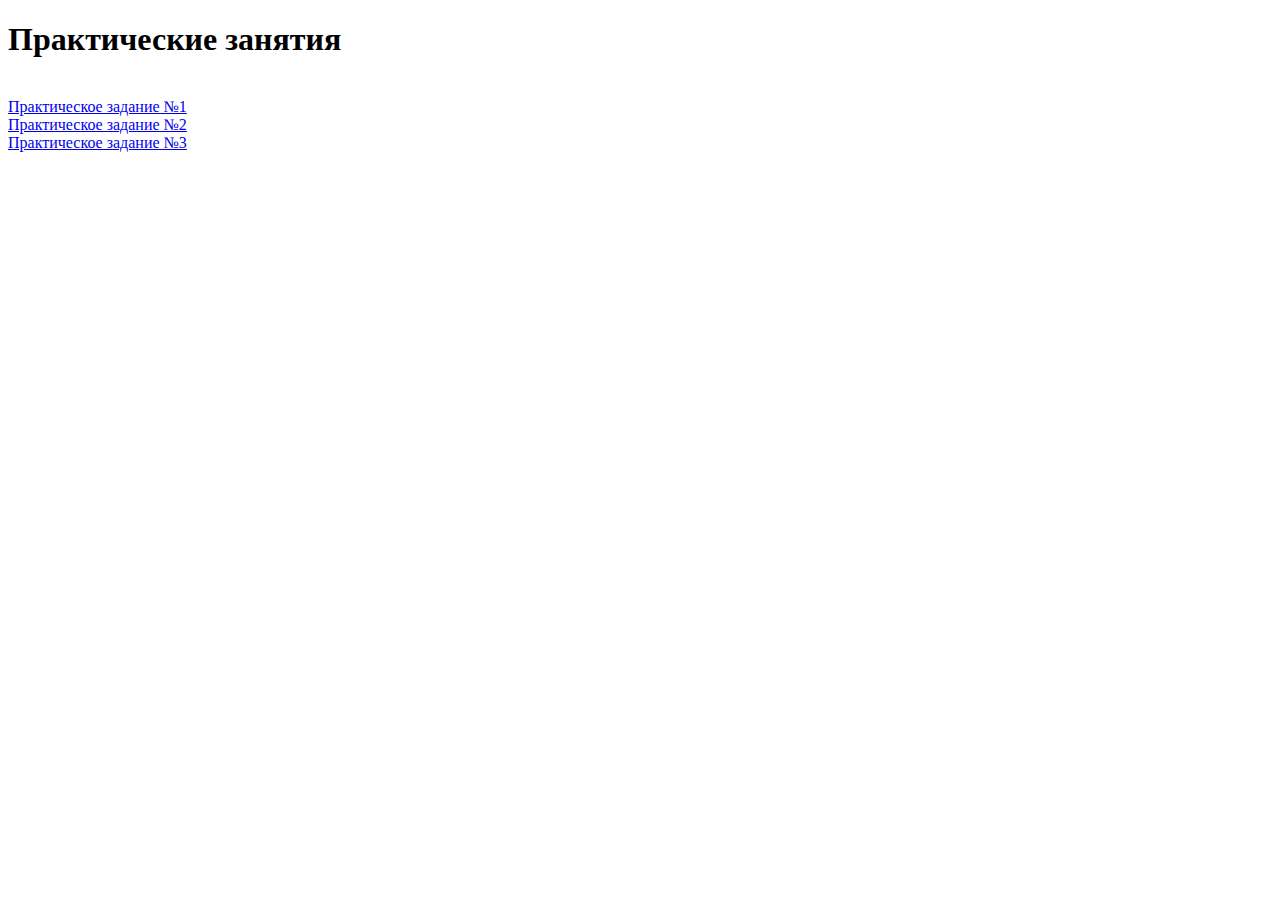
<file: index.html>
<!DOCTYPE html>
<html lang="en">
<head>
    <meta charset="UTF-8">
    <meta name="viewport" content="width=device-width, initial-scale=1.0">
    <title>Практическое задание</title>
</head>
<body>
    <h1>Практические занятия</h1>
    <ol></ol>
    <li></li>
    <li><a href="tack.html">Практическое задание №1 </a>
    <li><a href="tack2.html">Практическое задание №2 </a>  
    <li><a href="task3.html">Практическое задание №3 </a>
    </li>
    <ol></ol>
    
</body>

</html>
</file>
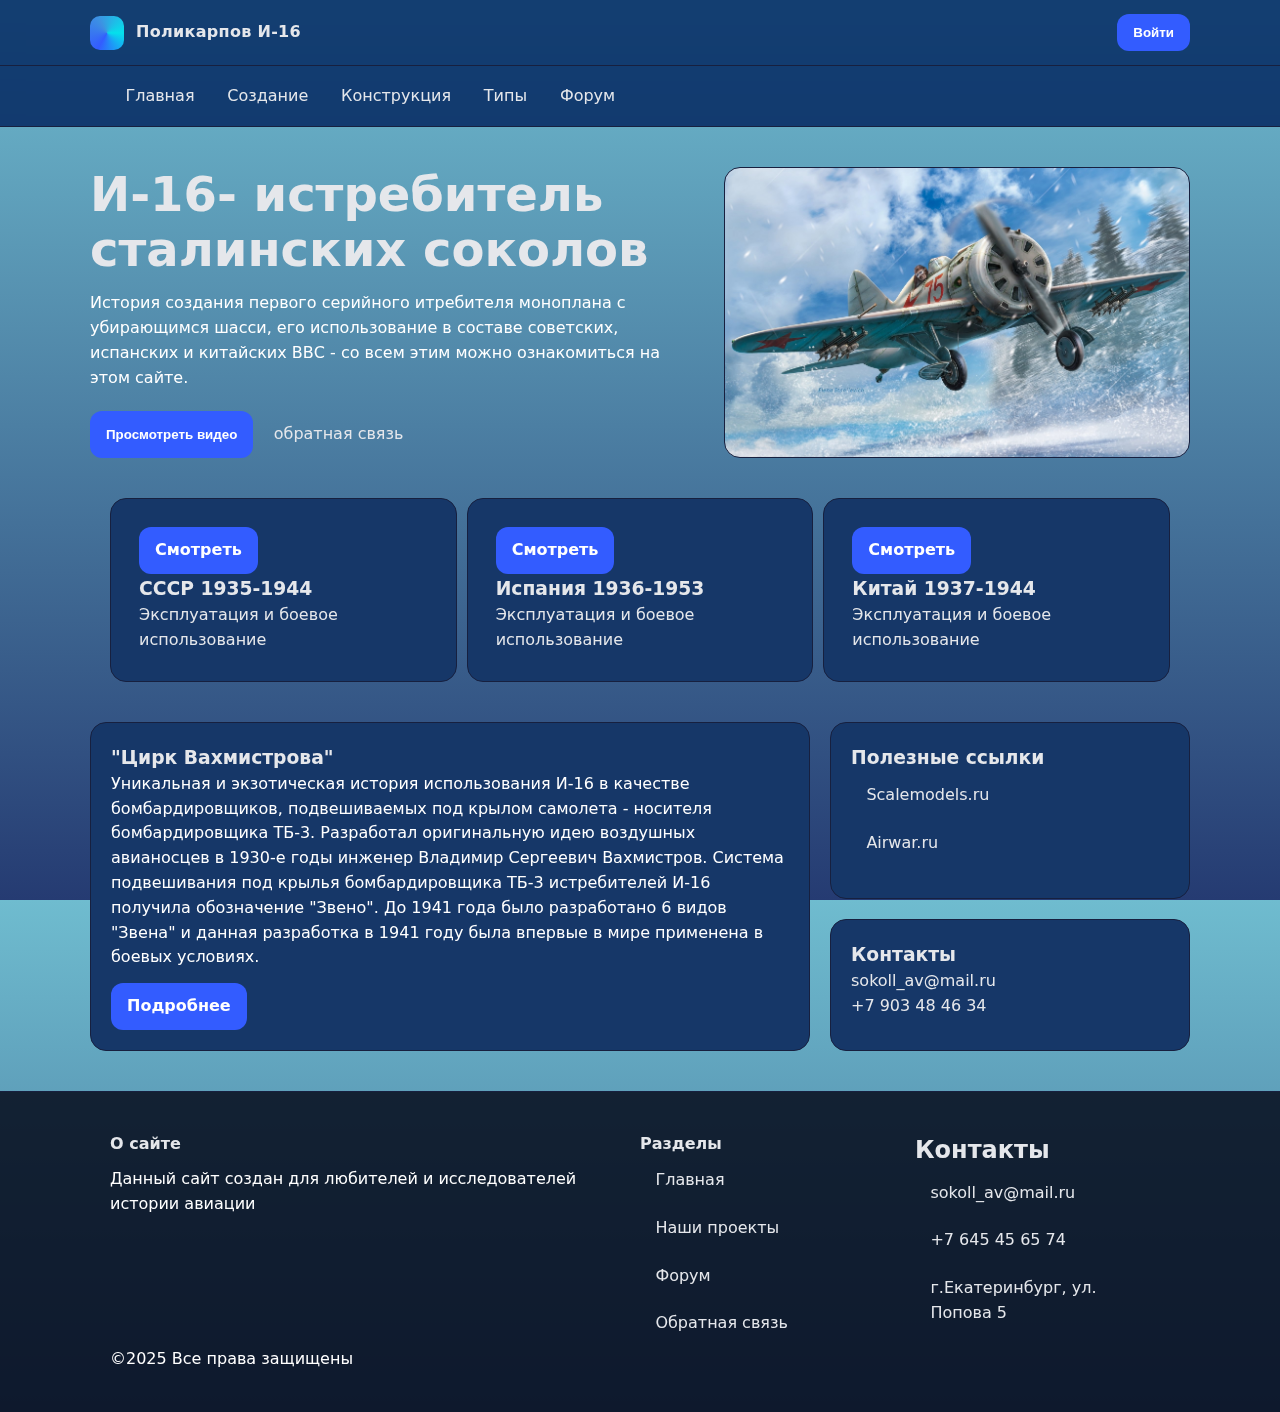
<file: index5.html>
<!DOCTYPE html>
<html lang="en">
<head>
    <meta charset="UTF-8">
    <meta name="viewport" content="width=device-width, initial-scale=1.0">
    <meta name="viewport" content="width=device-width, initial-scale=1.0">
    <meta name="description" content="Одностраничник, который сделан в рамках курса по Web-прорамированию">
    <meta name="keywords" content="HTML, CSS,лендинг,Web-програмирование, адаптив">
    <meta name= "robots" content="index">

    <meta property="og:title" content="Итоговый проект">
    <meta property="og:description" content="Итоговый проект, который сделан в рамках курса по Web-прорамированию">
    <meta property="og:type" content="website">
    <meta property="og:url" content="a1160847.xsph.ru">
    <meta property="og:image" content="a1160847.xsph.ru"/images/hero_panel_image.jpg>
    <link rel="stylesheet" href="css/reset5.css">
    <link rel="stylesheet" href="css/style5.css">
    <title>Итоговая работа</title>
</head>
<body>
  <header class="top">
    <div class="container top__bar">
        <a href="#" class="brand" aria-label="На главную">
            <div class="brand__logo"></div>
            <span>Поликарпов И-16</span>
        </a>
        <div class="top__right"></div>
        <button class ="btn">Войти</button>
    </div>
    <nav class="primary">
        <div class="container">
            <ul class="nav__list">
                <li> <a href="" class="nav__link is active">Главная</a></li>
                <li> <a href="" class="nav__link">Создание</a></li>
                <li> <a href="" class="nav__link">Конструкция</a></li>
                <li> <a href="" class="nav__link">Типы</a></li>
                <li> <a href="" class="nav__link">Форум</a></li>
            </ul>
        </div>
    </nav>
  </header>  
  <main>
    <section class="container hero">
        <div class="hero__content">
           <div>
                <h1>И-16- истребитель сталинских соколов</h1>
                <P>История создания первого серийного итребителя моноплана с убирающимся шасси, его использование в
                   составе советских, испанских и китайских ВВС - со всем этим можно ознакомиться на этом сайте.</P>
           </div>
            <div style="display: flex; gap: 5px;">
                 <button class="btn">Просмотреть видео</button>
                 <a href="#" class="nav__link">обратная связь</a>
           </div>
        </div>
        <div class="hero__panel card"></div>
    </section>
    <section class="container features">
        <article class="card features__card " >
            <a href="#" class="btn">Смотреть</a>
            <h3>СССР 1935-1944</h3>
            <p>Эксплуатация и боевое использование </p>
        </article>
        <article class="card features__card ">
            <a href="#" class="btn">Смотреть</a>
            <h3>Испания 1936-1953</h3>
            <p>Эксплуатация и боевое использование</p>
        </article>
        <article class="card features__card ">
             <a href="#" class="btn">Смотреть</a>
            <h3>Китай 1937-1944</h3>
            <p>Эксплуатация и боевое использование</p>
        </article>
    </section>
    <section class="container about_us" id="about">
        <article class="card about__article">
            <h3>"Цирк Вахмистрова"</h3>
            <p>Уникальная и экзотическая история использования И-16 в качестве 
                бомбардировщиков, подвешиваемых под крылом самолета - носителя 
                бомбардировщика ТБ-3. Разработал оригинальную идею воздушных 
                авианосцев в 1930-е годы инженер Владимир Сергеевич Вахмистров.
                Система подвешивания под крылья бомбардировщика ТБ-3 истребителей И-16 
                получила обозначение "Звено". До 1941 года было разработано 6 видов "Звена"
                и данная разработка в 1941 году была впервые в мире применена в боевых условиях.</p>
            <a href="#" class="btn">Подробнее</a>
        </article>
        <div class="about__right">
            <div class="card widget">
                <h3>Полезные ссылки</h3>
                <ul style="list-style: none;">
                        <li> <a href="" class="nav__link">Scalemodels.ru</a></li>
                        <li> <a href="" class="nav__link">Airwar.ru</a></li>
                    </li>
                </ul>
                
            </div>
            <div class="card widget">
                <h3>Контакты</h3>
                <a href="mailto">sokoll_av@mail.ru</a>
                <a href="tel:">+7 903 48 46 34</a>
            </div>
        </div>
    </section>
</main>
<footer>
    <div class="container">
        <div class="footer__grid">
            <div>
                <h4>О сайте</h4>
                <p style="color: var(--text-strong); margin-top: var(--space-2);">Данный сайт создан для любителей и исследователей истории авиации</p>
            </div>
            <nav>
                <h4>Разделы</h4>
                <ul style="list-style: none;">
                        <li> <a href="" class="nav__link">Главная</a></li>
                        <li> <a href="" class="nav__link">Наши проекты</a></li>
                        <li> <a href="" class="nav__link">Форум</a></li>
                        <li> <a href="" class="nav__link">Обратная связь</a></li>
                    </li>
                </ul>
            </nav>
            <div>
                <h2>Контакты</h2>
                <ul style="list-style: none;">
                    <li> <a href="mailto:sokoll_av@mail/ru " class="nav__link">sokoll_av@mail.ru</a></li>
                    <li> <a href="tel:+7 645 45 65 74" class="nav__link">+7 645 45 65 74</a></li>
                    <li> <a href="" class="nav__link">г.Екатеринбург, ул. Попова 5</a></li>
                </ul>
            </div>
        </div>
        <p style="color: var(--text-strong);">&copy;2025 Все права защищены</p>
    </div>
</footer>
<div class="burger-menu-icon card " onclick="document.body.classList.toggle('burger-menu-is-active')">
        <div></div>
        <div></div>
        <div></div>
     </div>
<div class="burger-menu">
 <div class="top__bar">
        <a href="#" class="brand"  aria-label="На главную">
            <div class="brand__logo"></div>
            <span>Поликарпов И-16</span>
</a>
 </div>
   <nav class="primary">
        <div>
            <ul style="list-style: none;">
                <li> <a href="" class="nav__link is active">Главная</a></li>
                <li> <a href="" class="nav__link">Наши проекты</a></li>
                <li> <a href="" class="nav__link">Форум</a></li>
                <li> <a href="" class="nav__link">О нас</a></li>
                <li> <a href="" class="nav__link">Обратная связь</a></li>
            </ul>
        </div>
</nav>
     <div class="top__right">
        <button class="btn">Войти</button>
    </div>
  </div>

</body>
</html>
</file>
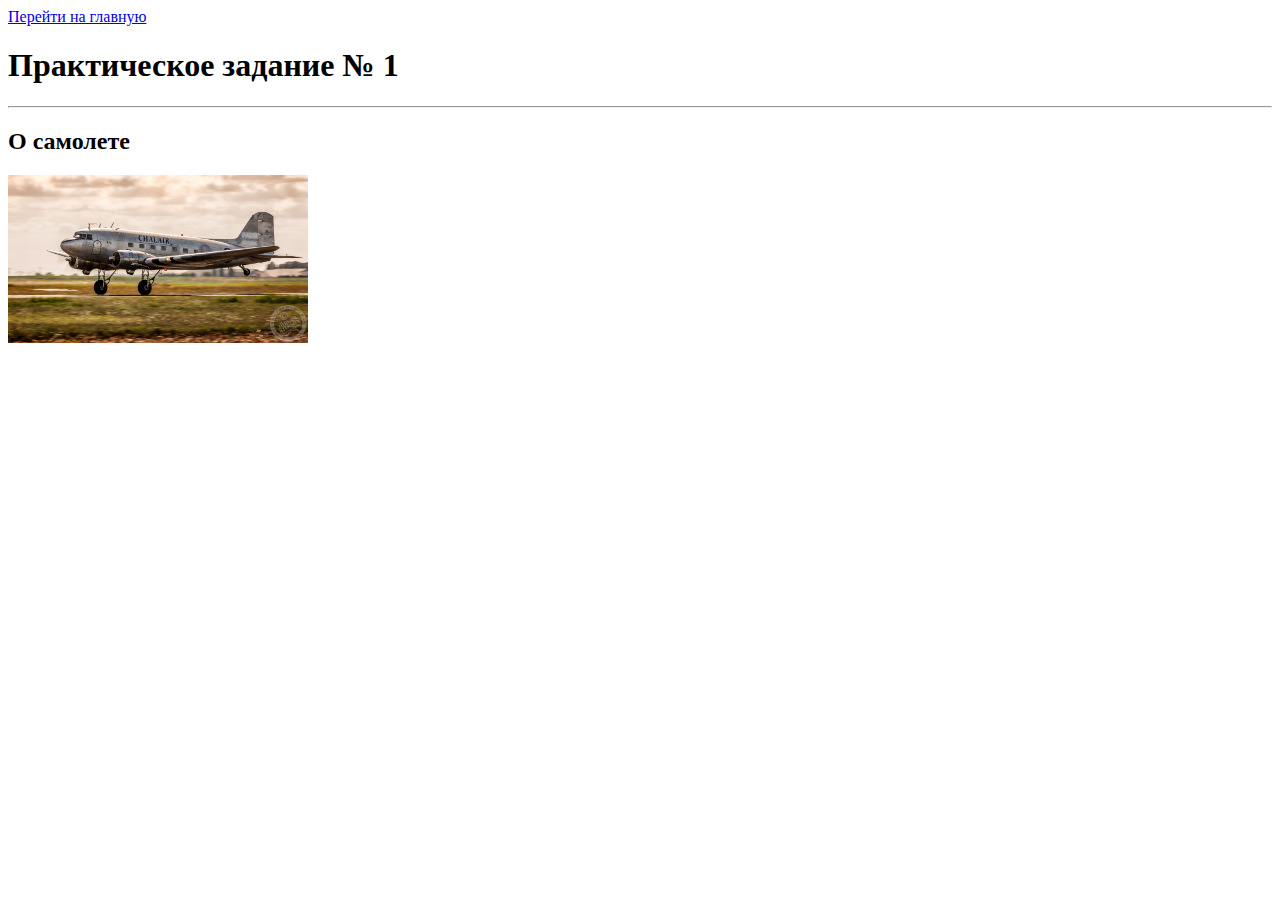
<file: tack.html>
<!DOCTYPE html>
<html lang="en">
<head>
    <meta charset="UTF-8">
    <meta name="viewport" content="width=device-width, initial-scale=1.0">
    <title>Практичекое задание № 1 Web - програмист</title>
</head>
<body>
<a href="index.html">Перейти на главную</a>
<h1>Практическое задание № 1</h1>
<hr>
<h2>О самолете</h2>
<img src="73287724_1927049577440822_410288244282884096_n.jpg" width="300" alt="Изображение не найдено">
</file>
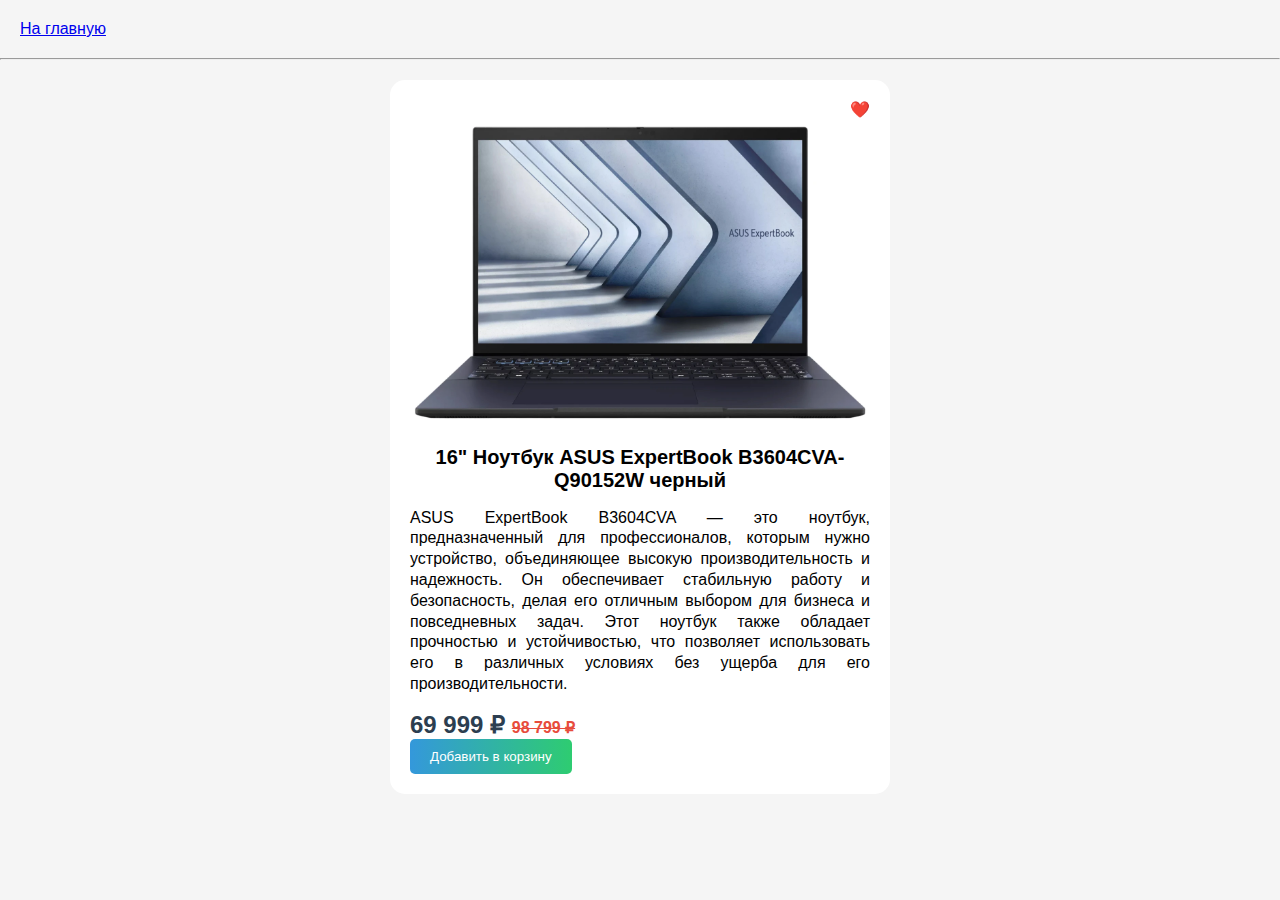
<file: tack2.html>
<!DOCTYPE html>
<html lang="en">
<head>
    <meta charset="UTF-8">
    <meta name="viewport" content="width=device-width, initial-scale=1.0">
    <title>Document</title>
    <link rel="stylesheet" href="tack2.css">
</head>
<body>
    <a class="back-to-main"  href="index.html">На главную</a>
    <hr>

    <div class="card">
        <p class="favorite">
            <a href="#">❤️</a>
        </p>
        <img src="laptop.webp" alt="">
        <h3>16" Ноутбук ASUS ExpertBook B3604CVA-Q90152W черный</h3>
        <p class="info">ASUS ExpertBook B3604CVA — это ноутбук, предназначенный для профессионалов, которым нужно устройство, объединяющее высокую производительность и надежность. Он обеспечивает стабильную работу и безопасность, делая его отличным выбором для бизнеса и повседневных задач. Этот ноутбук также обладает прочностью и устойчивостью, что позволяет использовать его в различных условиях без ущерба для его производительности.</p>
        <p class="price">69 999 ₽ <span class="old-price">98 799 ₽</span></p>
        <button>Добавить в корзину</button>

    
    
    
    
    
    </div>







</body>
</html>
</file>
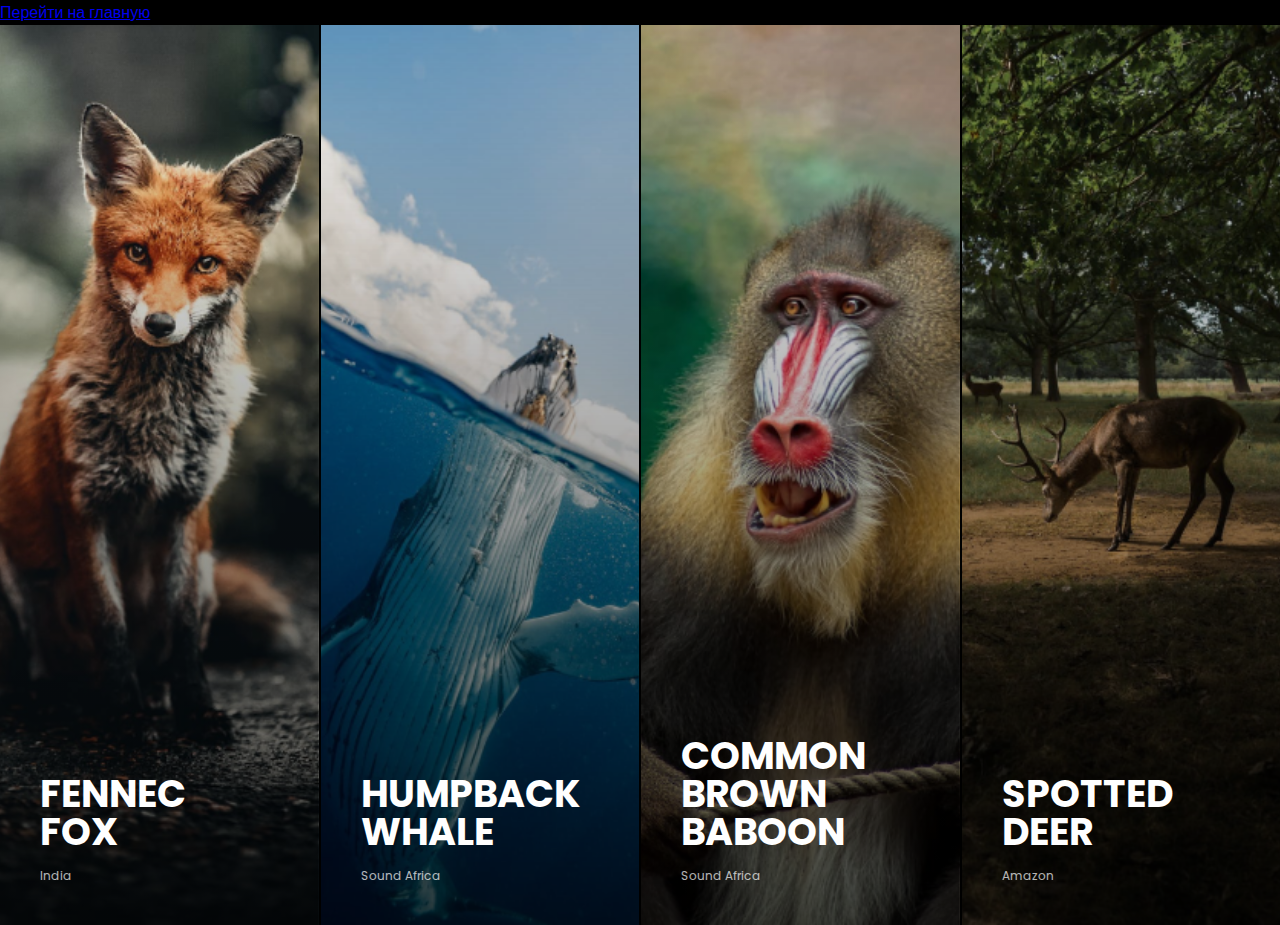
<file: task3.html>
<!DOCTYPE html>
<html lang="en">
<head>
    <meta charset="UTF-8">
    <meta name="viewport" content="width=device-width, initial-scale=1.0">
    <title>Практическое задание № 3</title>
    <link rel="stylesheet" href="task3.css">

</head>
<body>

   <a href="index.html">Перейти на главную</a>
    
<div class="cards">
    <div class="card card-1">
        <h3>Fennec <br> Fox</h3>
        <h4>India</h4>
    </div>

    <div class="card card-2">
        <h3>Humpback <br> whale</h3>
        <h4>Sound Africa</h4>
    </div>

    <div class="card card-3">
        <h3>Common brown <br> baboon</h3>
        <h4>Sound Africa</h4>

    </div>

    <div class="card card-4">
        <h3>spotted <br> deer</h3>
        <h4>Amazon</h4>
    </div>



  </div>  
</body>
</html>
</file>
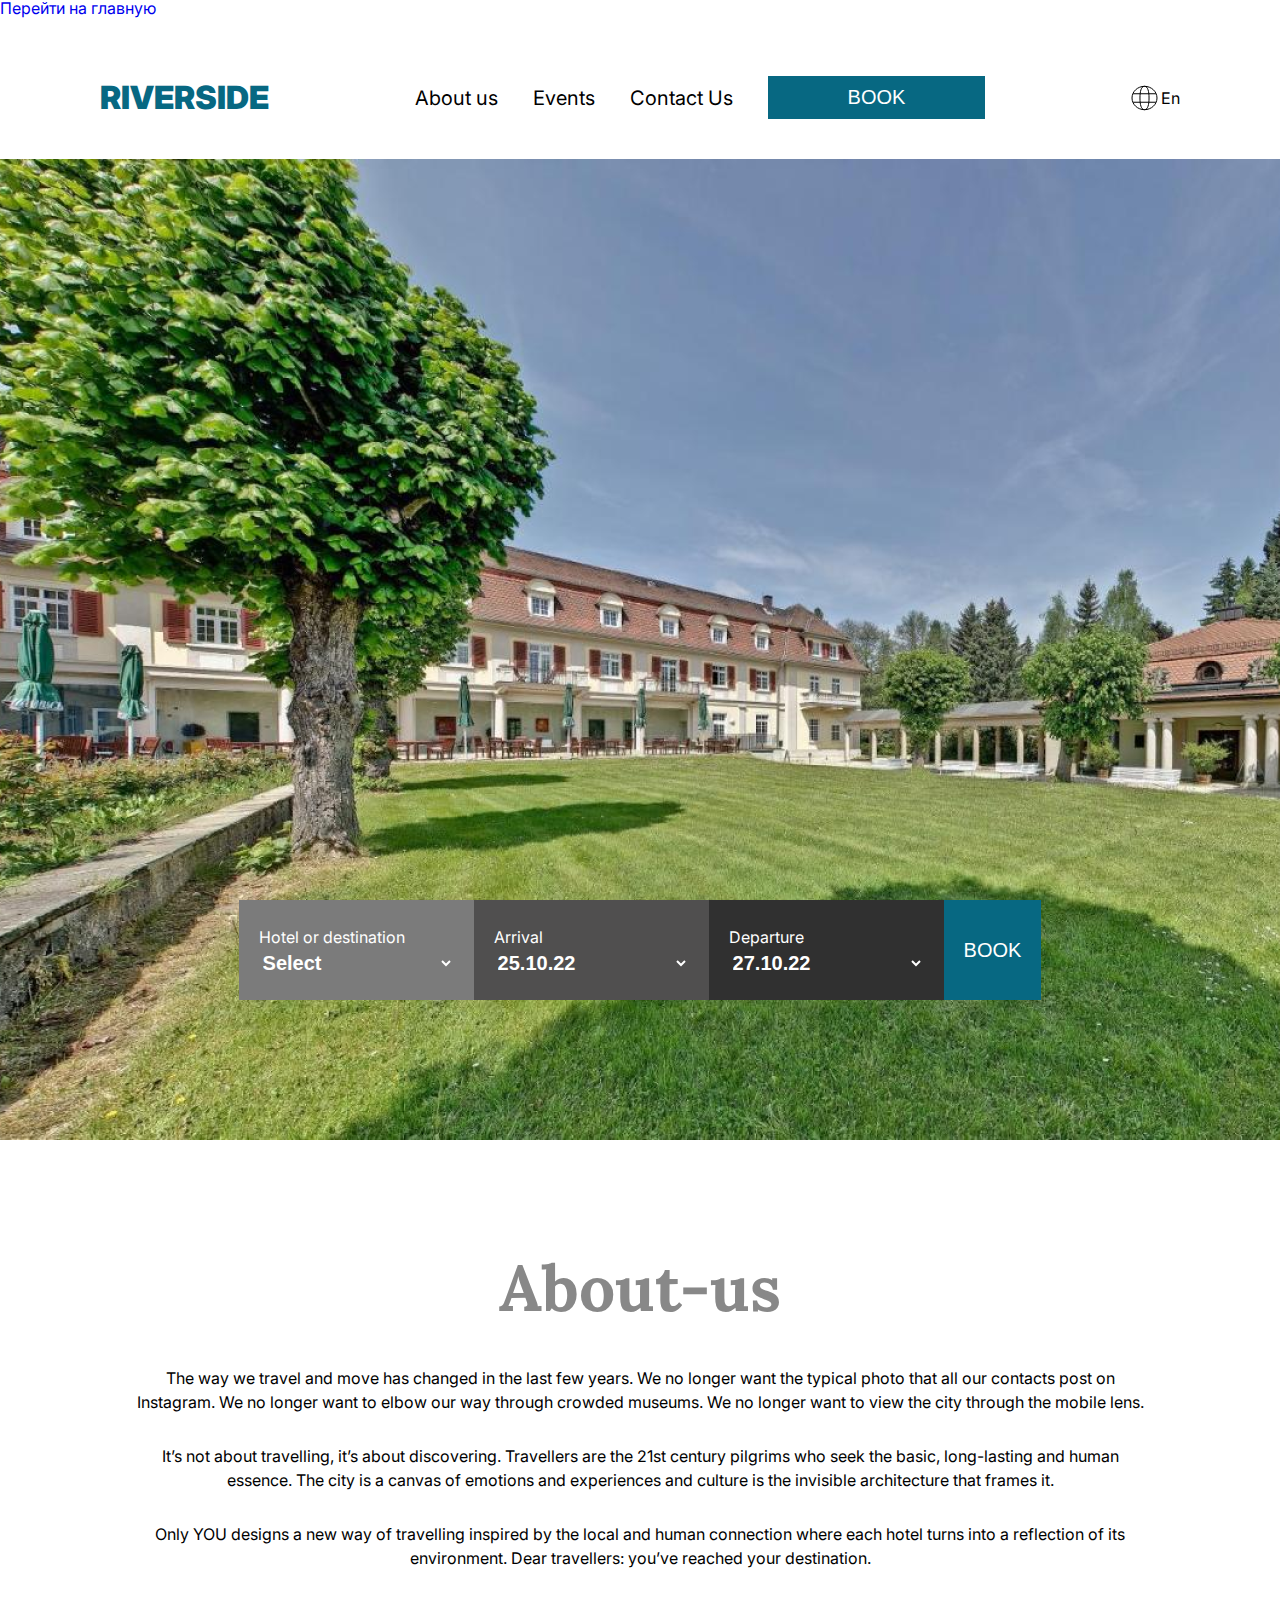
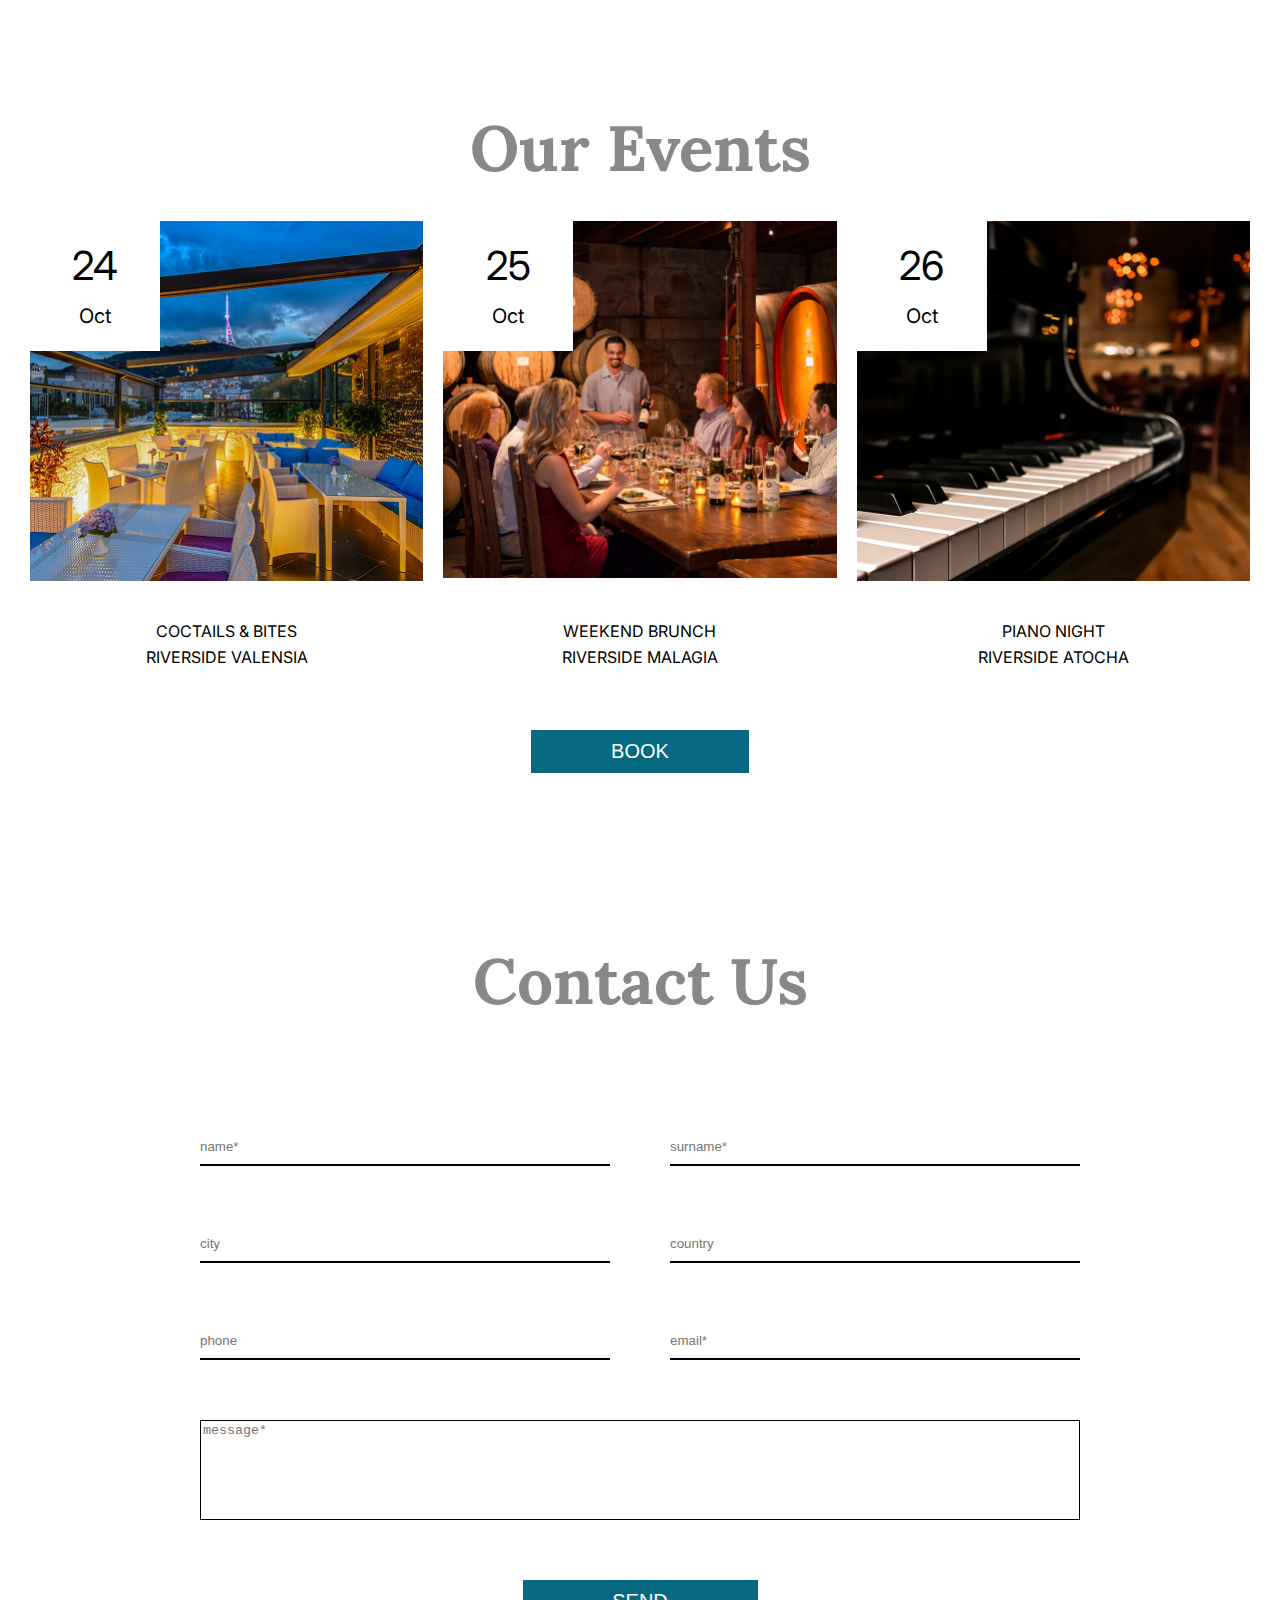
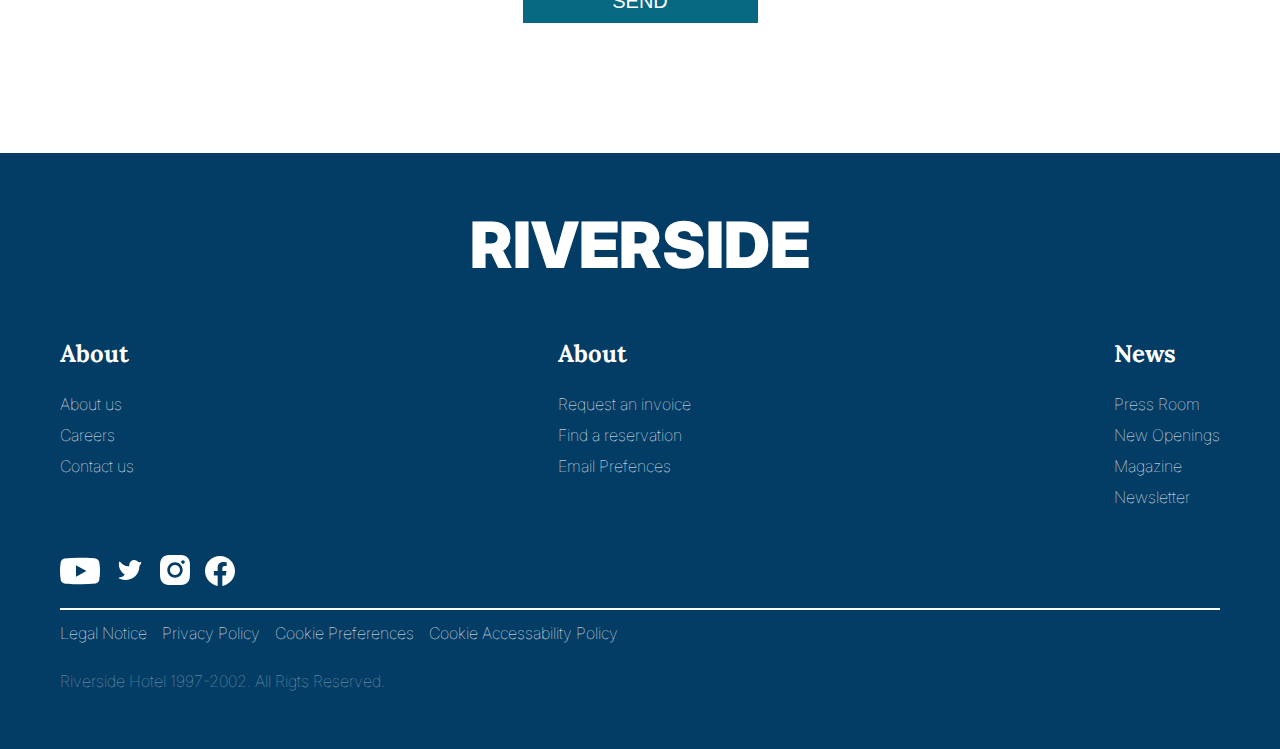
<file: task4.html>
<!DOCTYPE html>
<html lang="en">

<head>
    <meta charset="UTF-8">
    <meta name="viewport" content="width=device-width, initial-scale=1.0">
    <title>Практическое задание № 4</title>
    <link rel="stylesheet" href="css/reset.css">
    <link rel="stylesheet" href="css/task4.css">
</head>

<body>
<a href="index.html">Перейти на главную</a>

    <header>
        <button class=" burger-btn">
              <img src="images/icons/burger-menu.svg" alt="">
       </button>
        <a href="task4.html" class="logo">
            Riverside
        </a>
        <nav>
        <a href="#">About us</a>
        <a href="#">Events</a>
        <a href="#">Contact Us</a>
        <button>book</button>
     </nav>
     <div class="lang">
      <img src="images/icons/lang.svg" alt="Логотип">
      <span>En</span>
    </div>
    </header>
<main>
      <section class="hero">
        <div class="hero-choose"> 
            <h4>Hotel or destination</h4>
            <select name="id"="">
            <option value="">Select</option>
        </select>
        </div>

         <div class="hero-choose"> 
            <h4>Arrival</h4>
            <select name="id"="">
            <option value="">25.10.22 </option>
        </select>
        </div>

        <div class="hero-choose"> 
            <h4>Departure</h4>
            <select name="id"="">
            <option value="">27.10.22</option>
        </select>
        </div>

        <button>Book</button>

      </section>
      <section class="about-us">   
      <h2 id="about-us">About-us</h2>   
<p> The way we travel and move has changed in the last few years.  We no longer want the typical photo that all our contacts post on Instagram. We no longer want to elbow our way through crowded museums. We no longer want to view the city through the mobile lens.</p>
<p> It’s not about travelling, it’s about discovering. Travellers are the 21st century pilgrims who seek the basic, long-lasting and human essence. The city is a canvas of emotions and experiences and culture is the invisible architecture that frames it.</p>
<p> Only YOU designs a new way of travelling inspired by the local and human connection where each hotel turns into a reflection of its environment. Dear travellers: you’ve reached your destination.</p>
    </section>
      <section class="our-events">
        <h2 id="our-events"> Our Events</h2>
        <div class="cards">
            <div class="card">
                <img src="images/cards/card-1.png" alt="">
                <div class="card-body"
                   <h4>Coctails & Bites</h4>
                   <p>Riverside Valensia</p>
                </div>
                <div class="card-date">
                    <span class="card-date-day">24</span>
                    <br>Oct
                </div>
            </div>
             <div class="card">
                <img src="images/cards/card-2.png" alt="">
                <div class="card-body"
                   <h4>Weekend Brunch</h4>
                   <p>Riverside Malagia</p>
                </div>
                <div class="card-date">
                    <span class="card-date-day">25</span>
                    <br>Oct
                </div>
            </div>
             <div class="card">
                <img src="images/cards/card-3.png" alt="">
                <div class="card-body"
                   <h4>Piano Night</h4>
                   <p>Riverside Atocha</p>
                </div>
                <div class="card-date">
                    <span class="card-date-day">26</span>
                    <br>Oct
                </div>
            </div>
        </div>
        <button>Book</button>

      </section>

      <section class="contact-us">
             <h2 id="contact-us">Contact Us</h2>
            <form action="" class="contact-form">
                <div class="contact-form-fields">
                <input type="text" placeholder="name*" required>
                <input type="text" placeholder="surname*" required>
                <input type="text" placeholder="city">
                <input type="text" placeholder="country">
                <input type="tel" placeholder="phone">
                <input type="email" placeholder="email*" required>
            </div>
            <textarea name="" id="" required placeholder="message*"></textarea>
            <button>Send</button>
            </form>

      </section>

    </main>

<footer>
  <section class="footer-body">
<h3>Riverside</h3>

<div class="footer-body-links">
  <ul>
   <h4>About</h4>
   <li><a href="#">About us</a></li>
   <li><a href="#">Careers</a></li>
   <li><a href="#">Contact us</a></li>
  </ul>
  <ul>
   <h4>About</h4>
   <li><a href="#">Request an invoice</a></Request></li>
   <li><a href="#">Find a reservation</a></li>
   <li><a href="#">Email Prefences</a></li>
  </ul>
  <ul>
   <h4>News</h4>
   <li><a href="#">Press Room</a></li>
   <li><a href="#">New Openings</a></li>
   <li><a href="#">Magazine</a></li>
   <li><a href="#">Newsletter</a></li>
</ul>

</div>

<div class="footer-social-media">
    <a href="#"><img src="images/icons/youtube.svg" alt=""></a>
    <a href="#"><img src="images/icons/twitter.svg" alt=""></a>
    <a href="#"><img src="images/icons/instagram.svg" alt=""></a>
    <a href="#"><img src="images/icons/facebook.svg" alt=""></a>
</div>

<div class="footer-policy">
  <a href="#">Legal Notice</a>
  <a href="#">Privacy Policy</a>
  <a href="#">Cookie Preferences</a>
  <a href="#">Cookie Accessability Policy</a>
</div>
<p class="rights">
    Riverside Hotel 1997-2002. All Rigts Reserved.
</p>
  </section>
</footer>
</body>
</html>
</file>
<file: css/style5.css>
:root {
    --font-sans: system-ui, -apple-system, Segoe UI, Roboto, Ubuntu, Cantarell, Noto Sans, Arial, "Apple Color Emoji", "Segoe UI Emoji";
    --font-serif: Georgia, Cambria, "Times New Roman", Times, serif;

    --brand: #335cff;
    --brand-600: #4960bb;
    --bg: #06185e;
    --panel: #163768;
    --muted: #5e6a83b0;
    --text: #e5e7eb;
    --text-strong: white;
    --border: #17203f;

    --radius: 16px;
    --container: 1100px;
    --space-1: 6px;
    --space-2: 10px;
    --space-3: 14px;
    --space-4: 20px;
    --space-5: 28px;
    --space-6: 40px;
}

html, body{
    height: 100%;
}
body {
    font-family: var(--font-sans);
    line-height: 1.55;
    color: var(--text);
    background: linear-gradient(180deg, #6fbccf 0%, #253b72 100%);
}
a {
    color: inherit;
    text-decoration: none;
}
footer{
    border-top: 1px solid var(--border);
    background: rgba(2, 6, 22, 0.822);
    padding: var(--space-6) 0;
}
.container {
    max-width: var(--container);
    margin-inline: auto;
    padding-inline:  var(--space-4);
}

.btn {
    display: inline-block;
    padding: 0.7rem 1rem;
    border-radius: 12px;
    background: var(--brand);
    color: white;
    font-weight: 600;
    border: none;
}

.btn:hover {
    background: var(--brand-600);
}
.card {
    border-radius: var(--radius);
    background: var(--panel);
    border: 1px solid var(--border);

}
header.top {
    position: sticky;
    top: 0;
    z-index: 10;
    backdrop-filter: saturate(180%) blur(10px);
    background: rgba(9, 27, 83, 0.8);
    border-bottom: 1px solid var(--border);
}
.top__bar{
    display: flex;
    align-items: center;
    gap: var(--space-4);
    padding: var(--space-3) 0;

}
.brand {
display: flex;
align-items: center;
gap: 12px;
font-weight: 800;
letter-spacing: 0.3px;

}
.brand__logo{
    width: 34px;
    height: 34px;
    border-radius: 10px;
    background: conic-gradient(from 210deg, var(--brand),#3d92e2, #04e1ec, var(--brand));
}
.top__right {
    margin-left: auto;
    display: flex;
    align-items: center;
    gap: var(--space-3);
}

nav.primary {
    border-top: 1px solid var(--border);
}

.nav__list {
   display: flex;
   gap: 2px;
   list-style: none;
   padding: 6px 0;
}
.nav__link {
    display: block;
    padding: .65rem .9rem;
    border-radius: 10px;
    color:  var(--text);
    border: 1px solid rgba(0,0,0,0);
}
.nav__link.is_active, .nav__link:hover {
background: var(--panel);
border: 1px solid var(--border)
}
.hero {
    padding: var(--space-6) 0;
    display: grid;
    grid-template-columns: 1.15fr 0.85fr;
    gap: var(--space-6);
    align-items: center;   
}

.hero h1 {
   margin: 0 0 var(--space-3) 0; 
   font-size: 48px;
   line-height: 1.15;
}
.hero p {
    margin: 0 0 var(--space-4) 0; 
    color: var(--text-strong);
}
.hero__panel {
    aspect-ratio: 16/10;
    width: 100%;
    height: 100%;
    background: url("../images/hero_pano_image.jpg");
    background-size: cover;
    background-repeat: no-repeat;
}
.features {
    display: flex;
    justify-content: space-evenly;
    gap: var(--space-2);
}
.features__card {
padding: var(--space-5);
}
.card__icon {
   width: 34px;
   height: 34px;
   border-radius: 10px; 
}

.about_us {
    display: grid;
    grid-template-columns:2fr 1fr;
    gap: var(--space-4);
    padding: 0 0 var(--space-6);
    margin-top: var(--space-6);
}

.about__article {
    padding: var(--space-4)
    
}

.about__article h2 {
    margin: .2rem 0 .8rem
}

.about__article p {
    margin: 0 0 .8rem;
    color: var(--text-strong)
}

.about__right {
    display: grid;
    gap: var(--space-4)
}

.widget {
    display: flex;
    flex-direction: column;
    padding: var(--space-4)
}

.widget h4 {
    margin: .2rem 0 .6rem
}
.footer__grid{
    display: grid;
    grid-template-columns: 2fr 1fr 1fr;
    gap: var(--space-4);
}
.burger-menu-icon, .burger-menu{
    display: none;
}

@media (max-width: 900px){
.hero{
    padding: var(--space-6);
    grid-template-columns: 1fr;
}
.about_us{
    padding: var(--space-6);
}
.features{
    flex-wrap: wrap;
}
.features__card {
    width: 90%;
}
.footer__grid{
    grid-template-columns: 1fr 1fr;
}
@media (max-width: 600px) {
    .footer__grid{
    grid-template-columns: 1fr;
 }
 .burger-menu-icon{
    display: none;
 }    
.top__right{
    display: none;
}

@media (max-width: 425px){
   header {
    display: none;
}
}

.about_us{
    grid-template-columns: 1fr;
}
footer nav {
    display: none;
}
.burger-menu-icon{
    display: flex;
    position: fixed;
    top: 15px;
    right: 15px;
    width: 50px;
    height: 50px;
    z-index: 15;
    flex-direction: column;
    align-items: center;
    justify-content: space-evenly;
}
.burger-menu-icon> div{
    position: absolute;
    height: 3px;
    width: 70%;
    background: white;
    border-radius: 2px;
    transition: 0.5s;

}
.burger-menu-icon> div:nth-of-type(1){
    margin-bottom: 30px;
  }

.burger-menu-icon> div:nth-of-type(2){
    margin-right: 0;
    opacity: 100;
  }
.burger-menu-icon> div:nth-of-type(3){
    margin-top: 30px;
  }
.burger-menu-is-active{
    .burger-menu-icon> div:nth-of-type(1){
    margin-bottom: 0;
    transform: rotate(45deg);
  }
  .burger-menu-icon> div:nth-of-type(2){
    margin-right: 50;
    opacity: 0;
  }

.burger-menu-icon> div:nth-of-type(3){
    margin-top: 0;
      transform: rotate(-45deg);
  }

}
.burger-menu{
    display: flex;
    position: fixed;
    top: 0;
    right: -500px;
    height: 100%;
    width: 100%;
    background: rgb(9, 27, 83);
   flex-direction: column;
    transition: 1s;
 }
 .burger-menu .top__bar{
    padding: var(--space-4);
 }
 .burger-menu .top__right{
    margin: auto;
 }
 .burger-menu-is-active .burger-menu{
    right: 0;
 }
 .burger-menu-is-active {
    overflow: hidden;
 }
 }
}
</file>
<file: tack2.css>
*{
font-family: Arial, sans-serif;
margin: 0;
padding: 0;
box-sizing: border-box;

}

.back-to-main{
display: block;
margin: 20px;
width: max-content;
}

body{
background: #f5f5f5;

}


.card{
max-width: 500px;
width: 100%;
background: white;
margin: 20px auto;
padding: 20px;
border-radius: 15px;
box-shadow: 0px 5 px 15px rgba(0, 0, 0,  .1);
transition: 0,2s;
}
.card:hover{
  transform: scale(1.04);  
}


.card .favorite{
   text-align: right; 
}
.card .favorite a{
    text-decoration: none;
}
.card img{
width: 100%;

}

.card h3{
margin: 16px 0px;
font-size: 20px;
text-align: center;

}
.card .info{
    line-height: 1.3;
    text-align: justify;
    margin: 16px 0px;

}

.card .price{
   color: #2c3e50; 
   font-weight: bold;
   font-size: 24px;
}

.card .old-price{
    color: #e74c3c;
    text-decoration: line-through;
    font-size: 16px;
}
.card button{
background: linear-gradient(to right, #3498db, #2ecc71);
color: white;
border: none;
padding: 10px 20px;
border-radius: 5px;
cursor: pointer;

}

.card button:hover{
    filter: brightness(0.95);

}
</file>
<file: task3.css>
@import url('https://fonts.googleapis.com/css2?family=Oswald:wght@200..700&family=Poppins:ital,wght@0,100;0,200;0,300;0,400;0,500;0,600;0,700;0,800;0,900;1,100;1,200;1,300;1,400;1,500;1,600;1,700;1,800;1,900&display=swap');
*{
    margin: 0;
    padding: 0;
    box-sizing: border-box;
    font-family: "Poppins", sans-serif;
}

body {
    min-height: 100vh;
    background-color: black;
    color: white;
}

.cards {
    display: flex;
    height: 100vh;
    gap: 2px;
    overflow: hidden;

}

.card-1 {
background:linear-gradient(rgba(0,0,0,0), rgba(0,0,0,0.7)), url(Image.png);
}

.card-2 {
background:linear-gradient(rgba(0,0,0,0), rgba(0,0,0,0.7)),  url(Image-1.png);
}
.card-3 {
background:linear-gradient(rgba(0,0,0,0), rgba(0,0,0,0.7)), url(Image-2.png);

}
.card-4 {
background: linear-gradient(rgba(0,0,0,0), rgba(0,0,0,0.7)), url(Image-3.png);

}

.card {
     padding: 40px;
     display: flex;
     flex-direction: column;
     justify-content: end;
     flex: 1;
     gap: 16px;
     background-size: cover;
     background-position: center;
     transition: 0.3s;
}

.card:hover{
    transform:  scale(105%);
    z-index: 1;
    position: relative;

}

h3 {
    font-size: 38px;
    text-transform: uppercase;
    line-height: 38px;
    


}

h4 {
    font-size: 12px;
    text-transform: capitalize;
    opacity: 0.7;
    font-weight: normal;


}
</file>
<file: css/task4.css>
@import url('https://fonts.googleapis.com/css2?family=Inter:ital,opsz,wght@0,14..32,100..900;1,14..32,100..900&family=Lora:ital,wght@0,400..700;1,400..700&display=swap');
*{
box-sizing: border-box;
}
body{
    font-family: "Inter", sans-serif;
}
a{
    text-decoration: none;
}

header{
    max-width: 1500px;
    margin: 0 auto;
    padding: 60px 100px 40px;
    display: flex;
    align-items: center;
    justify-content: space-between;
}

.logo{
     font-size: 32px;
     text-transform: uppercase;
     font-weight: 900;
     color:  #076882;
}

nav{
    display: flex;
    align-items: center;
    gap: 35px;
}

nav a{
    color: black;
    font-size: 20px;
}

button{
background: #076882;
color: white;
border: none;
text-transform: uppercase;
padding: 10px 80px;
font-size: 20px;
cursor: pointer;
}

.lang{
    display: flex;
    align-items: center;
    gap: 3px;

}

.burger-btn{
    background: transparent;
    padding: 0;
    display: none;
}

.hero{
    height: 981px;
    background: url(../images/hero.png) ;
    background-size: cover;  
    display: flex;  
    align-items: end;
    justify-content: center;
    padding-bottom: 140px;

}
.hero-choose{
   padding: 24px 20px;
   width: 235px;
   height: 100px;
   color: white;
   display: flex;
   flex-direction: column;
   justify-content: center;

}

.hero-choose:nth-child(1){
    background: #7b7b7b;
}

.hero-choose:nth-child(2){
    background: #504f4f;
}

.hero-choose:nth-child(3){
    background: #303030;
}

.hero-choose h4{
    line-height: 160%;
}

.hero-choose select{
    background: transparent;
    border: none;
    color: white;
    font-size: 20px;
    font-weight: 600;

}

.hero button{
    height: 100px;
    padding: 20px;
}
.about-us{
    margin: 100px auto;
    max-width: 1080px;
    padding: 0px 30px;
    line-height: 150%;
    text-align: center;
}
h2{
font-size: 64px;
color:#888;
font-family: "Lora", serif;
font-weight: 700;
line-height: 150%;
text-align: center;
}

.about-us p{
    margin: 30px 0px;
}

.our-events{
    text-align: center;
    padding: 30px;
}
.cards {
display: grid;
grid-template-columns: repeat(3,1fr);
max-width: 1300px;
margin: 25px auto;
gap: 20px;
}

.card{
    position: relative;
}
.card-date{
    position: absolute;
    top: 0;
    left: 0;
    background: white;
    width: 130px;
    height: 130px;
    display: flex;
    align-items: center;
    justify-content: center;
    flex-direction: column;
    font-size: 20px;
}
.card-date-day{
    font-size: 40px;
}

.card img{
width: 100%;
height: 360px;
object-fit: cover;
}

.card-body{
    padding:  40px;
    text-align: center;
    display: flex;
    flex-direction: column;
    gap: 10px;
    text-transform: uppercase;
}

.card-body h4{
    font-size: 20px;
    font-weight: 500;
    text-transform: none;
}

.contact-us{
max-width: 940px;
margin: 100px auto;
padding: 30px;
}

.contact-form{
    display: flex;
    flex-direction: column;
    gap: 60px;
}

.contact-form-fields{
    display: grid;
    grid-template-columns: repeat(2,1fr);
    gap: 60px;
    margin-top: 100px;
}

.contact-form-fields input{
border: none;
border-bottom: 2px solid black;
padding: 10px 0px;
outline: none;
}

.contact-form textarea{
resize: none;
height: 100px;
border: 1px solid black;
outline: none;
}

.contact-form button{
    width: 235px;
    display: block;
    margin: 0 auto;
}

footer{
    background: #033c65;
    padding: 60px;
}
.footer-body{
max-width: 1160px;
margin: 0auto;
color: white;
}
.footer-body h3{
    color: white;
    font-size: 64px;
    text-align: center;
    text-transform: uppercase;
    font-weight: 900;
}

.footer-body-links{
    display: flex;
    justify-content: space-between;
    padding: 65px 0px 30px;
}

.footer-body-links ul{
  display: flex;
  flex-direction: column;
  gap: 15px;
}

.footer-body-links a{
font-weight: 100;
color: white;
}

.footer-body-links h4{
margin-bottom: 15px;
font-family: "Lora", serif;
font-weight: 700;
font-size: 24px;
}

.footer-social-media{
display: flex;
align-items: center;
gap: 15px;
margin: 20px 0px;
}

.footer-policy{
display: flex;
align-items: center;
gap: 15px;
border-top: 2px solid white;
padding: 15px 0px 32px;
}

.footer-policy a{
color: white;
font-weight: 100;
}

.rights{
    font-weight: 100;
    opacity: 0.5;
}

@media screen and (max-width:992px) {
    .burger-btn{
        display: block;
    }
    nav{
       display: none;
    } 
    .cards{
        grid-template-columns: repeat(1,1fr);
    }   

    .card img{
        height: 60vw;
    }
}

@media screen and (max-width: 768px) {
    .hero{
        flex-direction: column;
        align-items: center;
        justify-content: end;
    }
    .hero button, .hero-choose{
    width: max(70%, 300px);
    }

   .contact-form-fields{
    grid-template-columns: repeat(1, 1fr);
    gap: 30px;
    margin-top: 40px;
   }

   contact-form{
    gap: 30px;
   }
}

@media screen and(max-width: 550px){
    .footer-body-links, .footer-policy, .footer-social-media, .rights{
    display: none;
}
}

@media screen and (max-width: 450px){
   h2{
    padding: 30px;
   }
   .logo{
    font-size: 20px;
   }
   h2 {
    font-size: 20px;
   }
   .about-us p{
   font-size: 14px;
   margin: 14px 0px;
   color: #303030;
}
   .card-date{
   width: 70px;
   height: 70px;
   font-size: 16px;
}
  .card-date-day{
    font-style: 20px;
}

}
</file>
<file: css/reset5.css>
*{
    margin: 0;
    padding: 0;
    box-sizing: border-box;
}
</file>
